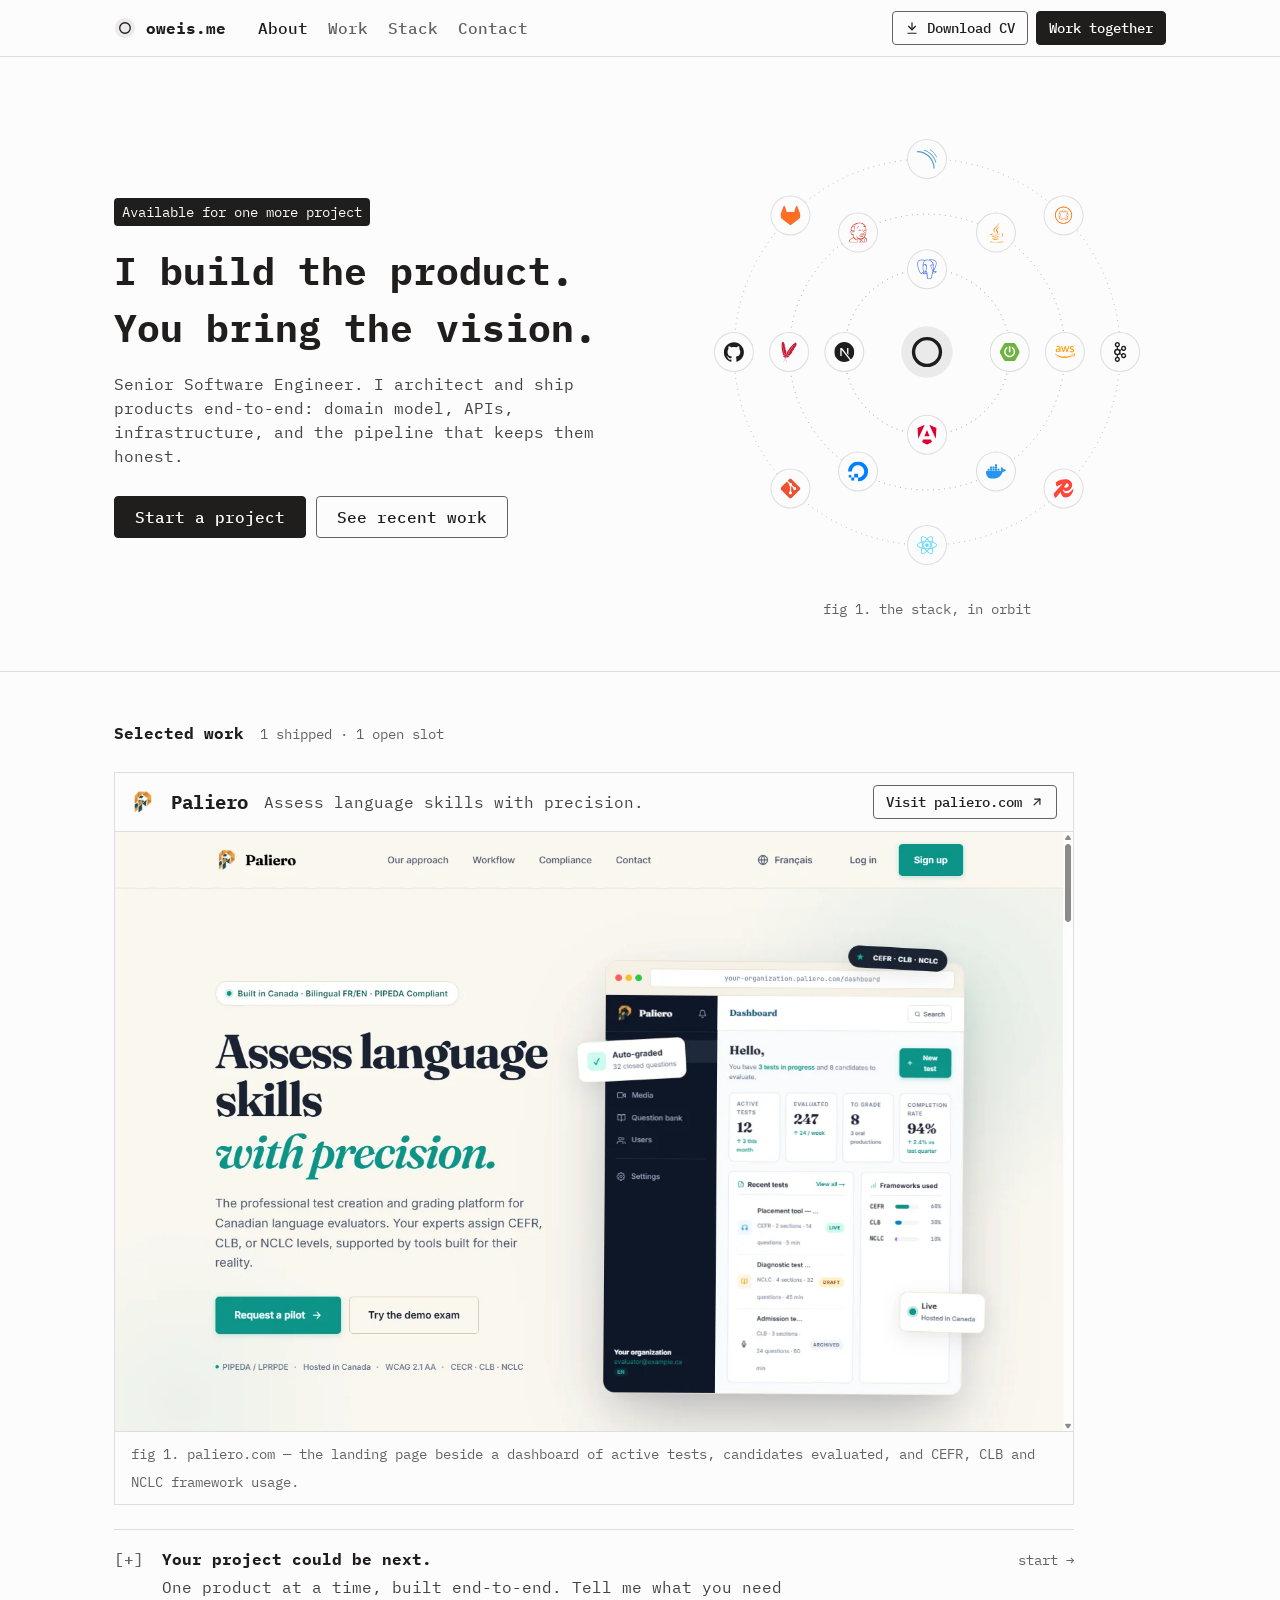
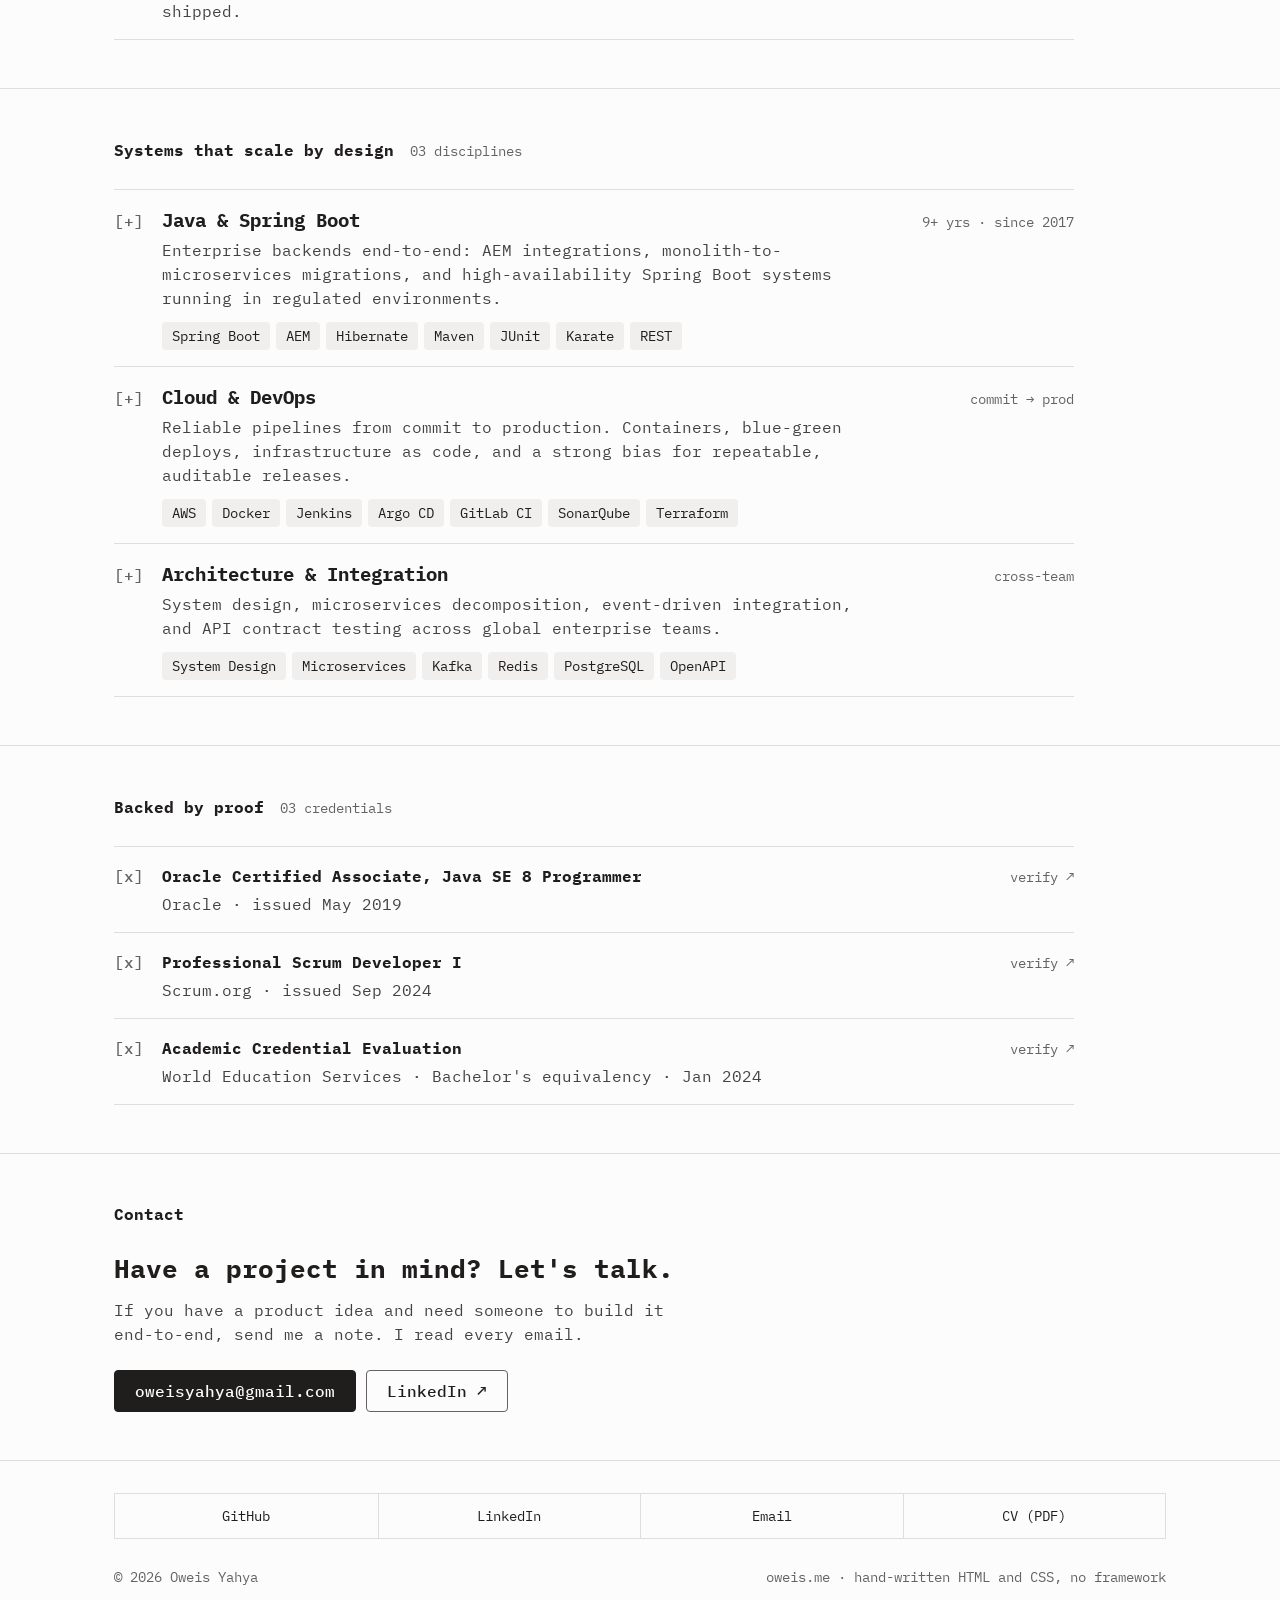
<file: index.html>
<!DOCTYPE html>
<html lang="en">
<head>
<meta charset="utf-8"/>
<meta content="width=device-width, initial-scale=1.0" name="viewport"/>
<meta name="description" content="Oweis Yahya — Senior Software Engineer specializing in Java, Spring Boot, and cloud architecture. I architect and ship products end-to-end."/>
<meta name="author" content="Oweis Yahya"/>
<meta name="referrer" content="strict-origin-when-cross-origin"/>
<link rel="canonical" href="https://oweis.me/"/>
<meta property="og:title" content="Oweis Yahya — Senior Software Engineer"/>
<meta property="og:description" content="Java, Spring Boot, and cloud architecture. I architect and ship products end-to-end."/>
<meta property="og:type" content="website"/>
<meta property="og:url" content="https://oweis.me/"/>
<meta property="og:site_name" content="Oweis Yahya"/>
<meta property="og:locale" content="en_US"/>
<meta property="og:image" content="https://oweis.me/assets/images/og-image.jpg"/>
<meta property="og:image:width" content="1200"/>
<meta property="og:image:height" content="630"/>
<meta property="og:image:type" content="image/jpeg"/>
<meta property="og:image:alt" content="Oweis Yahya — Senior Software Engineer portfolio"/>
<meta name="twitter:card" content="summary_large_image"/>
<meta name="twitter:title" content="Oweis Yahya — Senior Software Engineer"/>
<meta name="twitter:description" content="Java, Spring Boot, and cloud architecture. I architect and ship products end-to-end."/>
<meta name="twitter:image" content="https://oweis.me/assets/images/og-image.jpg"/>
<meta name="twitter:image:alt" content="Oweis Yahya — Senior Software Engineer portfolio"/>
<meta name="theme-color" content="#fdfcfc"/>
<link rel="icon" type="image/svg+xml" href="assets/logo/nested-o.svg?v=2"/>
<link rel="icon" type="image/png" sizes="192x192" href="assets/logo/icon-192.png"/>
<link rel="apple-touch-icon" sizes="180x180" href="assets/logo/apple-touch-icon.png"/>
<link rel="manifest" href="manifest.json"/>
<script type="application/ld+json">
{
  "@context": "https://schema.org",
  "@type": "Person",
  "name": "Oweis Yahya",
  "url": "https://oweis.me/",
  "image": "https://oweis.me/assets/images/og-image.jpg",
  "jobTitle": "Senior Software Engineer",
  "description": "Senior Software Engineer specializing in Java, Spring Boot, and cloud architecture. I architect and ship products end-to-end.",
  "knowsAbout": ["Java", "Spring Boot", "AWS", "Docker", "Kubernetes", "Microservices", "System Design", "CI/CD"],
  "sameAs": [
    "https://www.linkedin.com/in/oweisyahya/",
    "https://github.com/oweis"
  ]
}
</script>
<script type="application/ld+json">
{
  "@context": "https://schema.org",
  "@type": "WebSite",
  "name": "Oweis Yahya",
  "url": "https://oweis.me/",
  "image": "https://oweis.me/assets/images/og-image.jpg",
  "publisher": {
    "@type": "Person",
    "name": "Oweis Yahya",
    "logo": {
      "@type": "ImageObject",
      "url": "https://oweis.me/assets/logo/nested-o.svg"
    }
  }
}
</script>
<title>Oweis Yahya — Senior Software Engineer</title>
<link rel="preconnect" href="https://fonts.googleapis.com"/>
<link rel="preconnect" href="https://fonts.gstatic.com" crossorigin="anonymous"/>
<link href="https://fonts.googleapis.com/css2?family=IBM+Plex+Mono:wght@400;500;700&amp;display=swap" rel="stylesheet"/>
<link href="assets/css/style.css" rel="stylesheet"/>
</head>
<body>
<a href="#main-content" class="skip">Skip to content</a>

<header class="nav">
  <div class="frame nav__row">
    <a href="#top" class="brand" aria-label="Oweis Yahya — home">
      <svg class="brand__mark" viewBox="0 0 100 100" aria-hidden="true">
        <circle cx="50" cy="50" r="46" fill="currentColor" opacity=".08"/>
        <circle cx="50" cy="50" r="24" fill="none" stroke="currentColor" stroke-width="6"/>
      </svg>
      <span>oweis.me</span>
    </a>
    <nav class="nav__links" aria-label="Primary">
      <a class="nav-link" href="#about">About</a>
      <a class="nav-link" href="#work">Work</a>
      <a class="nav-link" href="#stack">Stack</a>
      <a class="nav-link" href="#contact">Contact</a>
    </nav>
    <div class="nav__actions">
      <a class="btn btn--secondary btn--sm" href="assets/Oweis_Yahya_CV.pdf" download="Oweis_Yahya_CV.pdf">
        <svg viewBox="0 0 24 24" fill="none" stroke="currentColor" stroke-width="2" stroke-linecap="round" stroke-linejoin="round" aria-hidden="true"><path d="M12 3v12"/><path d="m6 9 6 6 6-6"/><path d="M5 21h14"/></svg>
        Download CV
      </a>
      <a class="btn btn--sm" href="#contact">Work together</a>
      <button class="nav__menu" id="menu-toggle" type="button" aria-label="Open menu" aria-expanded="false" aria-controls="drawer">
        <svg id="menu-icon-open" viewBox="0 0 24 24" fill="none" stroke="currentColor" stroke-width="2" stroke-linecap="round" aria-hidden="true"><path d="M4 7h16M4 12h16M4 17h16"/></svg>
        <svg id="menu-icon-close" viewBox="0 0 24 24" fill="none" stroke="currentColor" stroke-width="2" stroke-linecap="round" aria-hidden="true" hidden><path d="M6 6l12 12M18 6L6 18"/></svg>
      </button>
    </div>
  </div>
  <div class="drawer" id="drawer" data-open="false">
    <nav class="frame" aria-label="Mobile">
      <a class="drawer-link" href="#about">About</a>
      <a class="drawer-link" href="#work">Work</a>
      <a class="drawer-link" href="#stack">Stack</a>
      <a class="drawer-link" href="#contact">Contact</a>
      <a class="drawer-link" href="assets/Oweis_Yahya_CV.pdf" download="Oweis_Yahya_CV.pdf">Download CV</a>
    </nav>
  </div>
</header>

<main id="main-content" tabindex="-1">

  <!-- Hero -->
  <section class="frame hero hero--orbit" id="about">
    <div class="hero__grid">
      <div class="hero__text">
        <span class="hero__badge">Available for one more project</span>
        <h1 class="display">I build the product. You bring the vision.</h1>
        <p class="body">Senior Software Engineer. I architect and ship products end-to-end: domain model, APIs, infrastructure, and the pipeline that keeps them honest.</p>
        <div class="hero__actions">
          <a class="btn" href="#contact">Start a project</a>
          <a class="btn btn--secondary" href="#work">See recent work</a>
        </div>
      </div>

      <figure class="hero__orbit" role="img" aria-label="Oweis Yahya's stack drawn as a solar system: Spring Boot, Angular, Next.js and PostgreSQL on the inner ring; AWS, Docker, DigitalOcean, Maven, Jenkins and Java on the middle ring; Kafka, Redis, React, Git, GitHub, GitLab, SonarQube and AEM on the outer ring.">
        <div class="orbit" id="orbit" aria-hidden="true">
          <svg class="orbit__rings" viewBox="0 0 520 520" aria-hidden="true">
            <circle cx="260" cy="260" r="90"  fill="none" stroke="currentColor" stroke-width="1" stroke-dasharray="1 5" opacity=".7"/>
            <circle cx="260" cy="260" r="150" fill="none" stroke="currentColor" stroke-width="1" stroke-dasharray="1 5" opacity=".6"/>
            <circle cx="260" cy="260" r="210" fill="none" stroke="currentColor" stroke-width="1" stroke-dasharray="1 5" opacity=".5"/>
          </svg>
          <div class="orbit__sun">
            <svg viewBox="0 0 100 100" aria-hidden="true">
              <circle cx="50" cy="50" r="46" fill="currentColor" opacity=".08"/>
              <circle cx="50" cy="50" r="24" fill="none" stroke="currentColor" stroke-width="6"/>
            </svg>
          </div>
          <div class="orbit__host" id="orbit-host"></div>
        </div>
        <figcaption class="orbit__caption" aria-hidden="true">fig 1. the stack, in orbit</figcaption>
      </figure>
    </div>

  </section>

  <!-- Work -->
  <section class="sec" id="work">
    <div class="frame">
      <div class="col">
        <h2 class="sec__label">Selected work <span class="count tnum">1 shipped · 1 open slot</span></h2>

        <article class="work">
          <div class="work__head">
            <img src="assets/images/paliero-logo.webp" alt="" class="work__logo" width="24" height="24"/>
            <h3 class="work__name">Paliero</h3>
            <p class="work__tag">Assess language skills with precision.</p>
            <a class="btn btn--secondary btn--sm" href="https://paliero.com" target="_blank" rel="noopener noreferrer">
              Visit paliero.com
              <svg viewBox="0 0 24 24" fill="none" stroke="currentColor" stroke-width="2" stroke-linecap="round" stroke-linejoin="round" aria-hidden="true"><path d="M7 17 17 7"/><path d="M8 7h9v9"/></svg>
            </a>
          </div>
          <a class="work__shot" href="https://paliero.com" target="_blank" rel="noopener noreferrer" tabindex="-1" aria-hidden="true">
            <img alt="" src="assets/images/paliero-screenshot.webp" loading="lazy" width="1440" height="900"/>
          </a>
          <p class="work__caption">fig 1. paliero.com — the landing page beside a dashboard of active tests, candidates evaluated, and CEFR, CLB and NCLC framework usage.</p>
        </article>

        <a class="next" href="#contact">
          <div class="rows">
            <div class="row">
              <span class="row__mark">[+]</span>
              <div><span class="row__title">Your project could be next.</span><p class="row__desc">One product at a time, built end-to-end. Tell me what you need shipped.</p></div>
              <span class="row__meta">start →</span>
            </div>
          </div>
        </a>
      </div>
    </div>
  </section>

  <!-- Stack -->
  <section class="sec" id="stack">
    <div class="frame">
      <div class="col">
        <h2 class="sec__label">Systems that scale by design <span class="count tnum">03 disciplines</span></h2>
        <ol class="rows">
          <li class="row">
            <span class="row__mark">[+]</span>
            <div>
              <h3 class="row__title">Java &amp; Spring Boot</h3>
              <p class="row__desc">Enterprise backends end-to-end: AEM integrations, monolith-to-microservices migrations, and high-availability Spring Boot systems running in regulated environments.</p>
              <ul class="chips"><li>Spring Boot</li><li>AEM</li><li>Hibernate</li><li>Maven</li><li>JUnit</li><li>Karate</li><li>REST</li></ul>
            </div>
            <span class="row__meta"><span id="java-yrs-2">9</span>+ yrs · since 2017</span>
          </li>
          <li class="row">
            <span class="row__mark">[+]</span>
            <div>
              <h3 class="row__title">Cloud &amp; DevOps</h3>
              <p class="row__desc">Reliable pipelines from commit to production. Containers, blue-green deploys, infrastructure as code, and a strong bias for repeatable, auditable releases.</p>
              <ul class="chips"><li>AWS</li><li>Docker</li><li>Jenkins</li><li>Argo CD</li><li>GitLab CI</li><li>SonarQube</li><li>Terraform</li></ul>
            </div>
            <span class="row__meta">commit → prod</span>
          </li>
          <li class="row">
            <span class="row__mark">[+]</span>
            <div>
              <h3 class="row__title">Architecture &amp; Integration</h3>
              <p class="row__desc">System design, microservices decomposition, event-driven integration, and API contract testing across global enterprise teams.</p>
              <ul class="chips"><li>System Design</li><li>Microservices</li><li>Kafka</li><li>Redis</li><li>PostgreSQL</li><li>OpenAPI</li></ul>
            </div>
            <span class="row__meta">cross-team</span>
          </li>
        </ol>
      </div>
    </div>
  </section>

  <!-- Credentials -->
  <section class="sec" id="credentials">
    <div class="frame">
      <div class="col">
        <h2 class="sec__label">Backed by proof <span class="count tnum">03 credentials</span></h2>
        <ul class="rows">
          <li>
            <a class="row row--link" href="https://www.credly.com/badges/42d89696-7fa7-4e7c-8723-32e058e02386" target="_blank" rel="noopener noreferrer">
              <span class="row__mark">[x]</span>
              <div><span class="row__title">Oracle Certified Associate, Java SE 8 Programmer</span><p class="row__desc">Oracle · issued May 2019</p></div>
              <span class="row__meta">verify ↗</span>
            </a>
          </li>
          <li>
            <a class="row row--link" href="https://www.credly.com/badges/cdc9ebbf-1b23-4b48-9339-f6e008cdb6f6" target="_blank" rel="noopener noreferrer">
              <span class="row__mark">[x]</span>
              <div><span class="row__title">Professional Scrum Developer I</span><p class="row__desc">Scrum.org · issued Sep 2024</p></div>
              <span class="row__meta">verify ↗</span>
            </a>
          </li>
          <li>
            <a class="row row--link" href="https://www.credly.com/badges/ced4ece6-59a4-46b6-9def-6f5f519db3c7" target="_blank" rel="noopener noreferrer">
              <span class="row__mark">[x]</span>
              <div><span class="row__title">Academic Credential Evaluation</span><p class="row__desc">World Education Services · Bachelor's equivalency · Jan 2024</p></div>
              <span class="row__meta">verify ↗</span>
            </a>
          </li>
        </ul>
      </div>
    </div>
  </section>

  <!-- Contact -->
  <section class="sec contact" id="contact">
    <div class="frame">
      <div class="col">
        <h2 class="sec__label">Contact</h2>
        <p class="display">Have a project in mind? Let's talk.</p>
        <p class="body">If you have a product idea and need someone to build it end-to-end, send me a note. I read every email.</p>
        <div class="contact__actions">
          <a class="btn" href="mailto:oweisyahya@gmail.com">oweisyahya@gmail.com</a>
          <a class="btn btn--secondary" href="https://www.linkedin.com/in/oweisyahya/" target="_blank" rel="noopener noreferrer">LinkedIn ↗</a>
        </div>
      </div>
    </div>
  </section>

</main>

<footer class="footer">
  <div class="frame">
    <nav class="footer__links" aria-label="Footer">
      <a href="https://github.com/oweis" target="_blank" rel="noopener noreferrer">GitHub</a>
      <a href="https://www.linkedin.com/in/oweisyahya/" target="_blank" rel="noopener noreferrer">LinkedIn</a>
      <a href="mailto:oweisyahya@gmail.com">Email</a>
      <a href="assets/Oweis_Yahya_CV.pdf" download="Oweis_Yahya_CV.pdf">CV (PDF)</a>
    </nav>
    <div class="footer__bottom">
      <span>© <span id="copyright-year">2026</span> Oweis Yahya</span>
      <span>oweis.me · hand-written HTML and CSS, no framework</span>
    </div>
  </div>
</footer>

<script src="assets/js/stack-icons.js"></script>
<script>
(function(){
  // Mobile drawer
  var toggle = document.getElementById('menu-toggle');
  var drawer = document.getElementById('drawer');
  var iconOpen = document.getElementById('menu-icon-open');
  var iconClose = document.getElementById('menu-icon-close');
  function setOpen(open){
    drawer.setAttribute('data-open', String(open));
    iconOpen.hidden = open;
    iconClose.hidden = !open;
    toggle.setAttribute('aria-expanded', String(open));
    toggle.setAttribute('aria-label', open ? 'Close menu' : 'Open menu');
  }
  toggle.addEventListener('click', function(){ setOpen(drawer.getAttribute('data-open') !== 'true'); });
  drawer.querySelectorAll('a').forEach(function(a){ a.addEventListener('click', function(){ setOpen(false); }); });
  document.addEventListener('keydown', function(e){
    if(e.key === 'Escape' && drawer.getAttribute('data-open') === 'true'){ setOpen(false); toggle.focus(); }
  });

  // Years of Java, counted from Feb 2017
  var years = Math.floor((Date.now() - new Date(2017, 1, 1)) / (365.25 * 24 * 3600 * 1000));
  ['java-yrs','java-yrs-2'].forEach(function(id){ var el = document.getElementById(id); if(el) el.textContent = years; });
  var y = document.getElementById('copyright-year'); if(y) y.textContent = new Date().getFullYear();

  // Stack in orbit: three rings of monospaced chips, drawn in the TUI's own palette.
  var orbit = document.getElementById('orbit');
  var host = document.getElementById('orbit-host');
  var icons = window.STACK_ICONS || {};
  var rings = [
    { radius: 90,  dur: 36, reverse: false, tools: [
      ['springboot', '#6DB33F'], ['angular', '#DD0031'], ['nextdotjs'], ['postgresql', '#4169E1'] ] },
    { radius: 150, dur: 54, reverse: true,  tools: [
      ['amazonwebservices', '#FF9900'], ['docker', '#2496ED'], ['digitalocean', '#0080FF'], ['apachemaven', '#C71A36'], ['jenkins', '#D24939'], ['java', '#F89820'] ] },
    { radius: 210, dur: 78, reverse: false, tools: [
      ['apachekafka'], ['redis', '#FF4438'], ['react', '#61DAFB'], ['git', '#F05032'], ['github'], ['gitlab', '#FC6D26'], ['sonarqube', '#4E9BCD'], ['aem', '#FF7618'] ] }
  ];
  if(orbit && host){
    rings.forEach(function(r){
      var ring = document.createElement('div');
      ring.className = 'ring' + (r.reverse ? ' ring--rev' : '');
      ring.style.setProperty('--dur', r.dur + 's');
      r.tools.forEach(function(t, i){
        var moon = document.createElement('div');
        moon.className = 'moon';
        moon.dataset.angle = (360 / r.tools.length) * i;
        moon.dataset.radius = r.radius;
        var chip = document.createElement('span');
        chip.className = 'moon__chip';
        if(t[1]) chip.style.color = t[1];
        var svg = document.createElementNS('http://www.w3.org/2000/svg', 'svg');
        svg.setAttribute('viewBox', '0 0 24 24');
        svg.setAttribute('fill', 'currentColor');
        svg.setAttribute('aria-hidden', 'true');
        svg.innerHTML = icons[t[0]] || '';
        chip.appendChild(svg);
        moon.appendChild(chip);
        ring.appendChild(moon);
      });
      host.appendChild(ring);
    });
    function place(){
      var w = orbit.getBoundingClientRect().width;
      var f = w / 520;
      host.querySelectorAll('.moon').forEach(function(m){
        var r = Number(m.dataset.radius) * f, a = Number(m.dataset.angle);
        m.style.transform = 'rotate(' + a + 'deg) translate(' + r.toFixed(1) + 'px) rotate(' + (-a) + 'deg)';
      });
    }
    place();
    window.addEventListener('resize', place);
    // Stop the animations while the orbit is off-screen
    if('IntersectionObserver' in window){
      new IntersectionObserver(function(entries){
        entries.forEach(function(en){ orbit.classList.toggle('is-paused', !en.isIntersecting); });
      }, { threshold: 0 }).observe(orbit);
    }
  }

  // Nav scroll-spy
  var ids = ['about','work','stack','contact'];
  var links = document.querySelectorAll('.nav-link');
  if('IntersectionObserver' in window){
    var visible = new Map();
    var spy = new IntersectionObserver(function(entries){
      entries.forEach(function(en){ visible.set(en.target.id, en.isIntersecting ? en.intersectionRatio : 0); });
      var best = null, bestR = 0;
      visible.forEach(function(r, id){ if(r > bestR){ bestR = r; best = id; } });
      if(best){ links.forEach(function(l){ l.classList.toggle('is-active', l.getAttribute('href') === '#' + best); }); }
    }, { rootMargin: '-40% 0px -50% 0px', threshold: [0, .25, .5, 1] });
    ids.forEach(function(id){ var el = document.getElementById(id); if(el) spy.observe(el); });
  }
})();
</script>
</body>
</html>
</file>
<file: assets/css/style.css>
/* oweis.me — stylesheet
   Design language: DESIGN.md (OpenCode-inspired). One monospaced face for every
   text role, warm cream canvas, hairline rules instead of cards, 4px radius on
   interactive elements only, and a single dark surface reserved for the hero. */

:root{
  --canvas:#fdfcfc;
  --surface-soft:#f8f7f7;
  --surface-card:#f1eeee;
  --surface-dark:#201d1d;
  --surface-dark-2:#302c2c;

  --ink:#201d1d;
  --ink-deep:#0f0000;
  --charcoal:#302c2c;
  --body:#424245;
  --mute:#646262;
  --stone:#6e6e73;
  --ash:#9a9898;

  --hair:rgba(15,0,0,.12);
  --hair-strong:#646262;
  --on-dark:#fdfcfc;
  --on-dark-mute:#9a9898;

  /* semantic ramp: TUI-only, never on marketing chrome */
  --tui-accent:#5ea6ff;
  --tui-success:#30d158;
  --tui-warning:#ff9f0a;

  --r:4px;
  --section:96px;
  --frame:1100px;
  --col:960px;
  --nav-h:56px;

  --mono:"IBM Plex Mono","Berkeley Mono",ui-monospace,SFMono-Regular,Menlo,Consolas,"Liberation Mono",monospace;
  color-scheme:light;
}

*,*::before,*::after{box-sizing:border-box}
html{-webkit-text-size-adjust:100%;text-size-adjust:100%}
@media (prefers-reduced-motion:no-preference){html{scroll-behavior:smooth}}
body{
  margin:0;
  background:var(--canvas);
  color:var(--ink);
  font-family:var(--mono);
  font-size:16px;
  line-height:1.5;
  font-feature-settings:"kern","liga" 0,"calt" 0;
}
h1,h2,h3,p,ul,ol,figure{margin:0}
ul,ol{padding:0;list-style:none}
img,svg{display:block;max-width:100%}
img{height:auto}
a{color:inherit;text-decoration:underline;text-underline-offset:.18em;text-decoration-thickness:1px}
a:hover{color:var(--ink-deep)}
button{font:inherit;color:inherit;background:none;border:0;padding:0;cursor:pointer}
strong,b{font-weight:500}
::selection{background:var(--ink);color:var(--canvas)}

/* focus: flat 1px ink signal, no halo (DESIGN.md text-input-focused) */
:focus-visible{outline:1px solid var(--ink);outline-offset:2px;border-radius:var(--r)}

.sr-only{position:absolute;width:1px;height:1px;padding:0;margin:-1px;overflow:hidden;clip:rect(0,0,0,0);white-space:nowrap;border:0}
.skip{position:absolute;left:16px;top:-100px;z-index:100;background:var(--ink);color:var(--canvas);padding:4px 20px;line-height:2;border-radius:var(--r);text-decoration:none}
.skip:focus{top:8px}

/* ── layout ───────────────────────────────────────────────── */
.frame{max-width:var(--frame);margin-inline:auto;padding-inline:24px}
.col{max-width:var(--col)}
.sec{padding-block:calc(var(--section) / 2);border-top:1px solid var(--hair)}
.sec--first{border-top:0;padding-top:calc(var(--section) / 2 + 16px)}
.sec__label{font-size:16px;font-weight:700;line-height:1.5;margin-bottom:24px;display:flex;align-items:baseline;gap:16px;flex-wrap:wrap}
.sec__label .count{font-weight:400;color:var(--mute);font-size:14px;line-height:2;font-variant-numeric:tabular-nums}

/* ── type roles (DESIGN.md typography) ─────────────────────── */
.display{font-size:38px;font-weight:700;line-height:1.5;letter-spacing:0;text-wrap:balance}
.heading{font-size:16px;font-weight:700;line-height:1.5}
.body{font-size:16px;font-weight:400;line-height:1.5;color:var(--body)}
.body-strong{font-size:16px;font-weight:500;line-height:1.5;color:var(--ink)}
.caption{font-size:14px;font-weight:400;line-height:2;color:var(--mute)}
.tnum{font-variant-numeric:tabular-nums}
@media (max-width:640px){.display{font-size:26px;line-height:1.4}}

/* ── buttons ──────────────────────────────────────────────── */
.btn{
  display:inline-flex;align-items:center;gap:8px;
  padding:4px 20px;line-height:2;font-size:16px;font-weight:500;
  border-radius:var(--r);border:1px solid var(--ink);
  background:var(--ink);color:var(--canvas);text-decoration:none;
  white-space:nowrap;
}
.btn:hover{color:var(--canvas)}
.btn:active{background:var(--ink-deep);border-color:var(--ink-deep)}
.btn--secondary{background:var(--canvas);color:var(--ink);border-color:var(--hair-strong)}
.btn--secondary:hover{color:var(--ink);border-color:var(--ink)}
.btn--secondary:active{background:var(--surface-card)}
.btn--sm{font-size:14px;padding:2px 12px}
.btn svg{width:14px;height:14px;flex-shrink:0}

/* ── primary nav ──────────────────────────────────────────── */
.nav{position:sticky;top:0;z-index:50;background:var(--canvas);border-bottom:1px solid var(--hair)}
.nav__row{display:flex;align-items:center;gap:24px;min-height:var(--nav-h)}
.brand{display:inline-flex;align-items:center;gap:10px;text-decoration:none;font-weight:700;white-space:nowrap;padding-block:8px}
.brand:hover{color:var(--ink)}
.brand__mark{width:22px;height:22px;color:var(--ink);flex-shrink:0}
.nav__links{display:flex;gap:20px;margin-left:8px}
.nav__links a{text-decoration:none;color:var(--mute);font-weight:500;padding-block:8px}
.nav__links a:hover,.nav__links a.is-active{color:var(--ink)}
.nav__actions{display:flex;align-items:center;gap:8px;margin-left:auto}
.nav__menu{display:none;width:44px;height:44px;align-items:center;justify-content:center;border:1px solid var(--hair-strong);border-radius:var(--r);margin-left:auto}
.nav__menu svg{width:18px;height:18px}
.drawer{display:none;border-bottom:1px solid var(--hair);background:var(--canvas)}
.drawer[data-open="true"]{display:block}
.drawer nav{display:flex;flex-direction:column;padding-block:8px}
.drawer a{text-decoration:none;padding:10px 0;color:var(--ink);font-weight:500;border-top:1px solid var(--hair)}
.drawer a:first-child{border-top:0}
@media (max-width:760px){
  .nav__links{display:none}
  .nav__actions .btn--secondary{display:none}
  .nav__actions{margin-left:auto}
  .nav__menu{display:inline-flex;margin-left:0}
}

/* ── hero ─────────────────────────────────────────────────── */
.hero{padding-block:calc(var(--section) / 2 + 8px) calc(var(--section) / 2)}
.hero__text{max-width:64ch}
.hero__badge{display:inline-block;background:var(--surface-dark);color:var(--on-dark);font-size:14px;line-height:2;padding:0 8px;border-radius:var(--r);margin-bottom:16px}
.hero .display{margin-bottom:16px}
.hero .body{margin-bottom:28px;max-width:56ch}
.hero__actions{display:flex;gap:10px;flex-wrap:wrap}

/* ── stack in orbit: beside the hero text, on the cream canvas ── */
.hero__grid{display:grid;grid-template-columns:minmax(0,1fr);gap:40px;align-items:center}
.hero__orbit{margin:0;justify-self:center;width:min(100%,400px)}
.orbit{position:relative;aspect-ratio:1;width:100%;overflow:hidden;color:var(--hair-strong)}
.orbit__rings{position:absolute;inset:0;width:100%;height:100%}
.orbit__sun{position:absolute;top:50%;left:50%;width:56px;height:56px;transform:translate(-50%,-50%);color:var(--ink);z-index:2}
.orbit__host{position:absolute;inset:0}
.ring{position:absolute;inset:0;animation:orbit-spin var(--dur) linear infinite}
.ring--rev{animation-direction:reverse}
@keyframes orbit-spin{to{transform:rotate(360deg)}}
.moon{position:absolute;top:50%;left:50%;width:0;height:0}
/* avatar-style circles are the only fully rounded element in the system */
.moon__chip{
  position:absolute;left:0;top:0;
  transform:translate(-50%,-50%);
  width:40px;height:40px;display:flex;align-items:center;justify-content:center;
  background:var(--canvas);color:var(--ink);
  border:1px solid var(--hair);border-radius:9999px;
  animation:orbit-counter var(--dur) linear infinite;
}
.moon__chip svg{width:20px;height:20px}
.ring--rev .moon__chip{animation-name:orbit-counter-rev}
@keyframes orbit-counter{from{transform:translate(-50%,-50%) rotate(0)}to{transform:translate(-50%,-50%) rotate(-360deg)}}
@keyframes orbit-counter-rev{from{transform:translate(-50%,-50%) rotate(0)}to{transform:translate(-50%,-50%) rotate(360deg)}}
.orbit.is-paused .ring,.orbit.is-paused .moon__chip{animation-play-state:paused}
.orbit__caption{margin:4px 0 0;font-size:14px;line-height:2;color:var(--mute);text-align:center}
@media (min-width:1024px){
  .hero__grid{grid-template-columns:minmax(0,1.1fr) minmax(0,1fr);gap:48px}
  .hero__orbit{justify-self:end;width:min(100%,520px)}
}
@media (max-width:640px){
  .moon__chip{width:32px;height:32px}
  .moon__chip svg{width:16px;height:16px}
  .orbit__sun{width:40px;height:40px}
}

/* ── list rows (DESIGN.md list-row / faq-row) ──────────────── */
.rows{border-top:1px solid var(--hair)}
.row{
  display:grid;grid-template-columns:32px minmax(0,1fr) auto;column-gap:16px;
  padding:16px 0;border-bottom:1px solid var(--hair);align-items:baseline;
}
.row__mark{color:var(--mute);font-weight:500}
.row__title{font-weight:700;color:var(--ink)}
.row__desc{color:var(--body);margin-top:4px;max-width:70ch}
.row__meta{color:var(--mute);font-size:14px;line-height:2;white-space:nowrap;font-variant-numeric:tabular-nums}
.row__meta a{text-decoration:none;color:var(--mute)}
.row__meta a:hover{color:var(--ink);text-decoration:underline}
.row--link{text-decoration:none;color:inherit}
.row--link:hover{background:var(--surface-soft)}
.row--link:hover .row__title{text-decoration:underline;text-underline-offset:.18em}
@media (max-width:640px){
  .row{grid-template-columns:28px minmax(0,1fr);row-gap:4px}
  .row__meta{grid-column:2;white-space:normal}
}

/* chips = install-snippet surface, 4px radius */
.chips{display:flex;flex-wrap:wrap;gap:6px;margin-top:12px}
.chips li{background:var(--surface-card);color:var(--ink);padding:0 10px;line-height:2;font-size:14px;border-radius:var(--r)}

/* ── work ─────────────────────────────────────────────────── */
.work{border:1px solid var(--hair);border-radius:0}
.work__head{display:flex;align-items:center;gap:16px;padding:12px 16px;border-bottom:1px solid var(--hair);flex-wrap:wrap}
.work__logo{width:24px;height:24px;flex-shrink:0}
.work__name{font-weight:700}
.work__tag{color:var(--body)}
.work__head .btn{margin-left:auto}
.work__shot{display:block;background:var(--surface-soft)}
.work__shot img{width:100%}
.work__caption{padding:8px 16px;border-top:1px solid var(--hair);font-size:14px;line-height:2;color:var(--mute)}
.next{display:block;margin-top:24px;text-decoration:none;color:var(--ink)}
.next .row{border-top:0}
@media (max-width:640px){
  .work__head{gap:10px}
  .work__head .btn{margin-left:0;width:100%;justify-content:center}
}

/* ── contact ──────────────────────────────────────────────── */
.contact .display{font-size:26px;line-height:1.4;margin-bottom:12px}
.contact .body{max-width:56ch;margin-bottom:24px}
.contact__actions{display:flex;gap:10px;flex-wrap:wrap}

/* ── footer (DESIGN.md footer-section) ────────────────────── */
.footer{border-top:1px solid var(--hair);padding-block:32px;font-size:14px;line-height:2;color:var(--body)}
.footer__links{display:grid;grid-template-columns:repeat(4,1fr);border:1px solid var(--hair)}
.footer__links a{text-decoration:none;text-align:center;padding:8px 12px;border-left:1px solid var(--hair);color:var(--ink)}
.footer__links a:first-child{border-left:0}
.footer__links a:hover{background:var(--surface-soft);text-decoration:underline}
.footer__bottom{display:flex;justify-content:space-between;gap:16px;flex-wrap:wrap;margin-top:24px;color:var(--mute)}
@media (max-width:640px){
  .footer__links{grid-template-columns:repeat(2,1fr)}
  .footer__links a:nth-child(3){border-left:0}
  .footer__links a:nth-child(n+3){border-top:1px solid var(--hair)}
}

@media (prefers-reduced-motion:reduce){
  *,*::before,*::after{animation-duration:.01ms!important;animation-iteration-count:1!important;transition-duration:.01ms!important}
}
</file>
